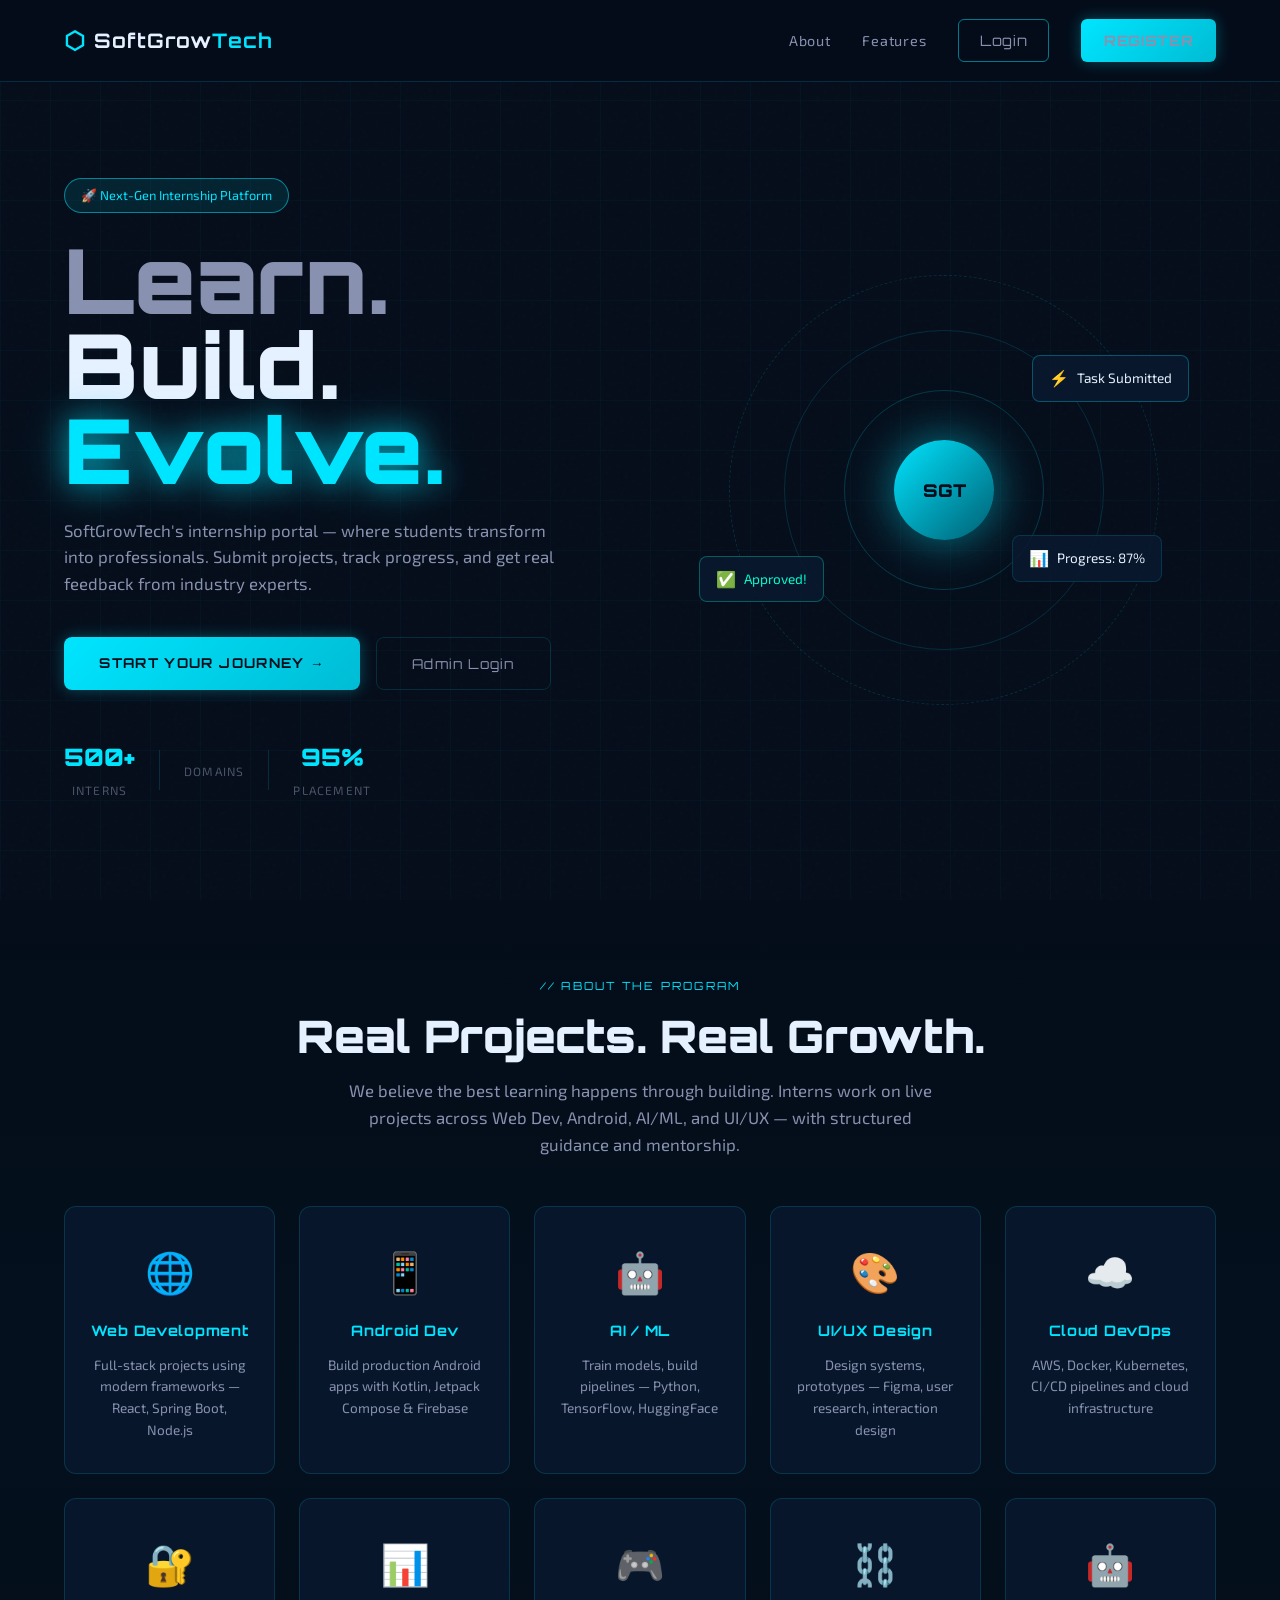
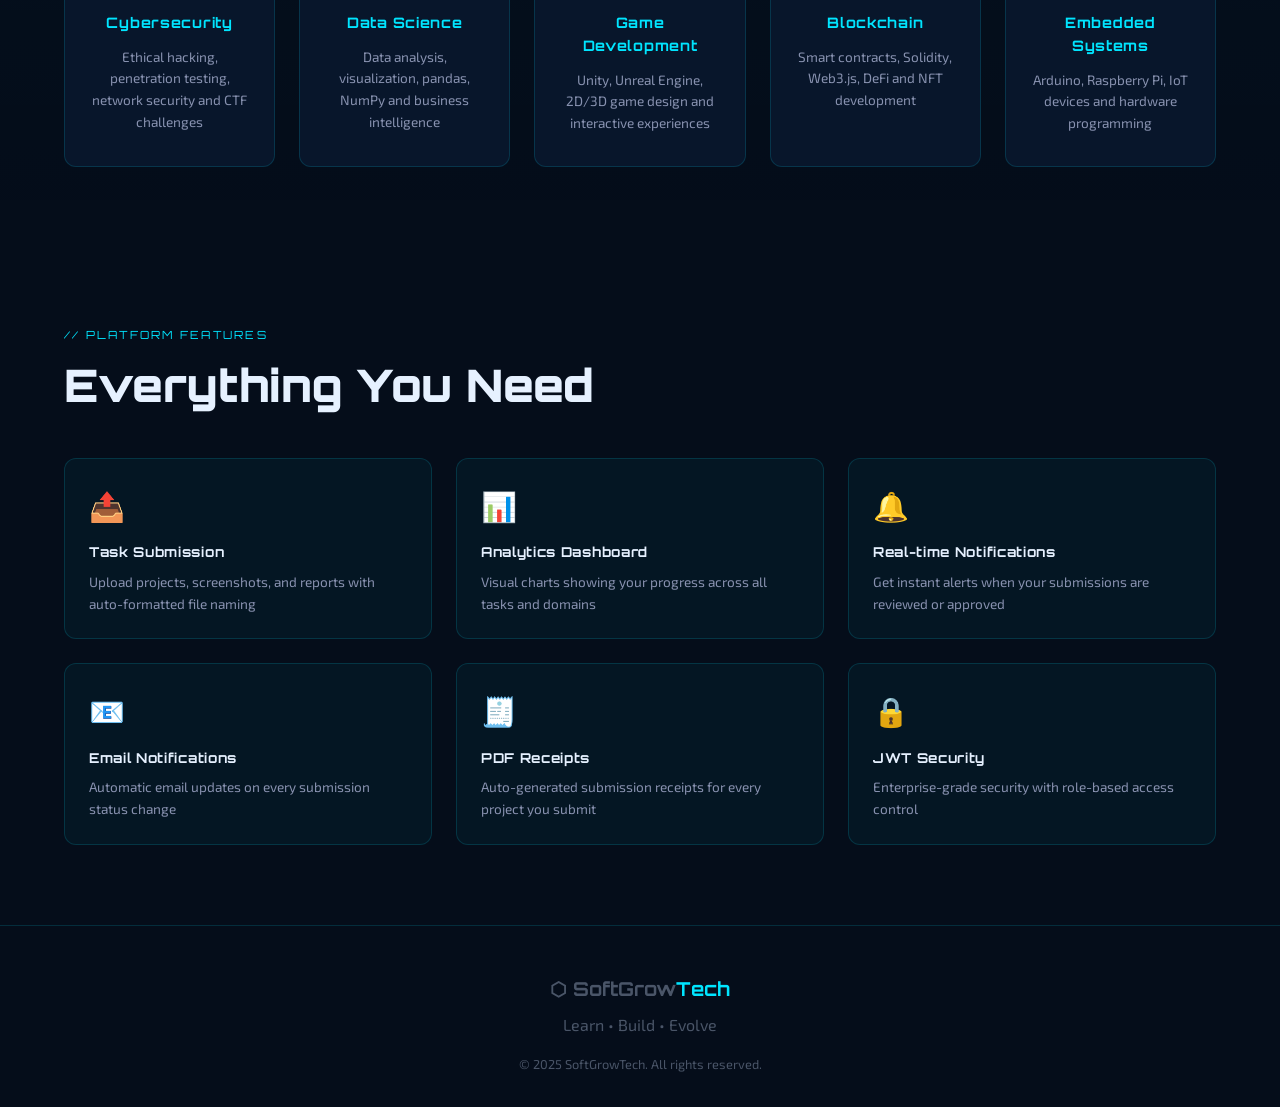
<file: softgrowtech/frontend/index.html>
<!DOCTYPE html>
<html lang="en">
<head>
  <meta charset="UTF-8"/>
  <meta name="viewport" content="width=device-width, initial-scale=1.0"/>
  <title>SoftGrowTech — Internship Portal</title>
  <link href="https://fonts.googleapis.com/css2?family=Orbitron:wght@400;700;900&family=Exo+2:wght@300;400;600&display=swap" rel="stylesheet"/>
  <link rel="stylesheet" href="css/main.css"/>
  <link rel="stylesheet" href="css/landing.css"/>
</head>
<body>
  <div class="bg-grid"></div>
  <div class="noise-overlay"></div>

  <!-- NAV -->
  <nav class="navbar">
    <div class="nav-logo">
      <span class="logo-icon">⬡</span>
      <span class="logo-text">SoftGrow<span class="accent">Tech</span></span>
    </div>
    <div class="nav-links">
      <a href="#about">About</a>
      <a href="#features">Features</a>
      <a href="pages/login.html" class="btn-outline">Login</a>
      <a href="pages/register.html" class="btn-primary">Register</a>
    </div>
    <button class="hamburger" onclick="toggleMenu()">☰</button>
  </nav>

  <!-- HERO -->
  <section class="hero">
    <div class="hero-content">
      <div class="hero-badge">🚀 Next-Gen Internship Platform</div>
      <h1 class="hero-title">
        <span class="line-1">Learn.</span>
        <span class="line-2">Build.</span>
        <span class="line-3 accent-glow">Evolve.</span>
      </h1>
      <p class="hero-sub">SoftGrowTech's internship portal — where students transform into professionals. Submit projects, track progress, and get real feedback from industry experts.</p>
      <div class="hero-cta">
        <a href="pages/register.html" class="btn-primary btn-lg">Start Your Journey →</a>
        <a href="pages/login.html" class="btn-ghost btn-lg">Admin Login</a>
      </div>
      <div class="hero-stats">
        <div class="stat"><span class="stat-num">500+</span><span class="stat-label">Interns</span></div>
        <div class="stat-divider"></div>
        <div class="stat"></span><span class="stat-label">Domains</span></div>
        <div class="stat-divider"></div>
        <div class="stat"><span class="stat-num">95%</span><span class="stat-label">Placement</span></div>
      </div>
    </div>
    <div class="hero-visual">
      <div class="orbit-ring ring-1"></div>
      <div class="orbit-ring ring-2"></div>
      <div class="orbit-ring ring-3"></div>
      <div class="core-sphere">
        <span>SGT</span>
      </div>
      <div class="floating-card card-1">
        <span class="card-icon">⚡</span>
        <span>Task Submitted</span>
      </div>
      <div class="floating-card card-2">
        <span class="card-icon">✅</span>
        <span>Approved!</span>
      </div>
      <div class="floating-card card-3">
        <span class="card-icon">📊</span>
        <span>Progress: 87%</span>
      </div>
    </div>
  </section>

  <!-- ABOUT -->
  <section class="about" id="about">
    <div class="section-label">// ABOUT THE PROGRAM</div>
    <h2 class="section-title">Real Projects. Real Growth.</h2>
    <p class="section-sub">We believe the best learning happens through building. Interns work on live projects across Web Dev, Android, AI/ML, and UI/UX — with structured guidance and mentorship.</p>
    <div class="domains-grid">
      <div class="domain-card">
        <div class="domain-icon">🌐</div>
        <h3>Web Development</h3>
        <p>Full-stack projects using modern frameworks — React, Spring Boot, Node.js</p>
      </div>
      <div class="domain-card">
        <div class="domain-icon">📱</div>
        <h3>Android Dev</h3>
        <p>Build production Android apps with Kotlin, Jetpack Compose & Firebase</p>
      </div>
      <div class="domain-card">
        <div class="domain-icon">🤖</div>
        <h3>AI / ML</h3>
        <p>Train models, build pipelines — Python, TensorFlow, HuggingFace</p>
      </div>
      <div class="domain-card">
        <div class="domain-icon">🎨</div>
        <h3>UI/UX Design</h3>
        <p>Design systems, prototypes — Figma, user research, interaction design</p>
      </div>
      <div class="domain-card">
  <div class="domain-icon">☁️</div>
  <h3>Cloud DevOps</h3>
  <p>AWS, Docker, Kubernetes, CI/CD pipelines and cloud infrastructure</p>
</div>

<div class="domain-card">
  <div class="domain-icon">🔐</div>
  <h3>Cybersecurity</h3>
  <p>Ethical hacking, penetration testing, network security and CTF challenges</p>
</div>

<div class="domain-card">
  <div class="domain-icon">📊</div>
  <h3>Data Science</h3>
  <p>Data analysis, visualization, pandas, NumPy and business intelligence</p>
</div>

<div class="domain-card">
  <div class="domain-icon">🎮</div>
  <h3>Game Development</h3>
  <p>Unity, Unreal Engine, 2D/3D game design and interactive experiences</p>
</div>

<div class="domain-card">
  <div class="domain-icon">⛓️</div>
  <h3>Blockchain</h3>
  <p>Smart contracts, Solidity, Web3.js, DeFi and NFT development</p>
</div>

<div class="domain-card">
  <div class="domain-icon">🤖</div>
  <h3>Embedded Systems</h3>
  <p>Arduino, Raspberry Pi, IoT devices and hardware programming</p>
</div>
  </section>

  <!-- FEATURES -->
  <section class="features" id="features">
    <div class="section-label">// PLATFORM FEATURES</div>
    <h2 class="section-title">Everything You Need</h2>
    <div class="features-grid">
      <div class="feature-item"><span class="fi">📤</span><h4>Task Submission</h4><p>Upload projects, screenshots, and reports with auto-formatted file naming</p></div>
      <div class="feature-item"><span class="fi">📊</span><h4>Analytics Dashboard</h4><p>Visual charts showing your progress across all tasks and domains</p></div>
      <div class="feature-item"><span class="fi">🔔</span><h4>Real-time Notifications</h4><p>Get instant alerts when your submissions are reviewed or approved</p></div>
      <div class="feature-item"><span class="fi">📧</span><h4>Email Notifications</h4><p>Automatic email updates on every submission status change</p></div>
      <div class="feature-item"><span class="fi">🧾</span><h4>PDF Receipts</h4><p>Auto-generated submission receipts for every project you submit</p></div>
      <div class="feature-item"><span class="fi">🔒</span><h4>JWT Security</h4><p>Enterprise-grade security with role-based access control</p></div>
    </div>
  </section>

  <!-- FOOTER -->
  <footer class="footer">
    <div class="footer-logo">⬡ SoftGrow<span class="accent">Tech</span></div>
    <p>Learn • Build • Evolve</p>
    <p class="footer-copy">© 2025 SoftGrowTech. All rights reserved.</p>
  </footer>

  <script src="js/main.js"></script>
</body>
</html>
</file>
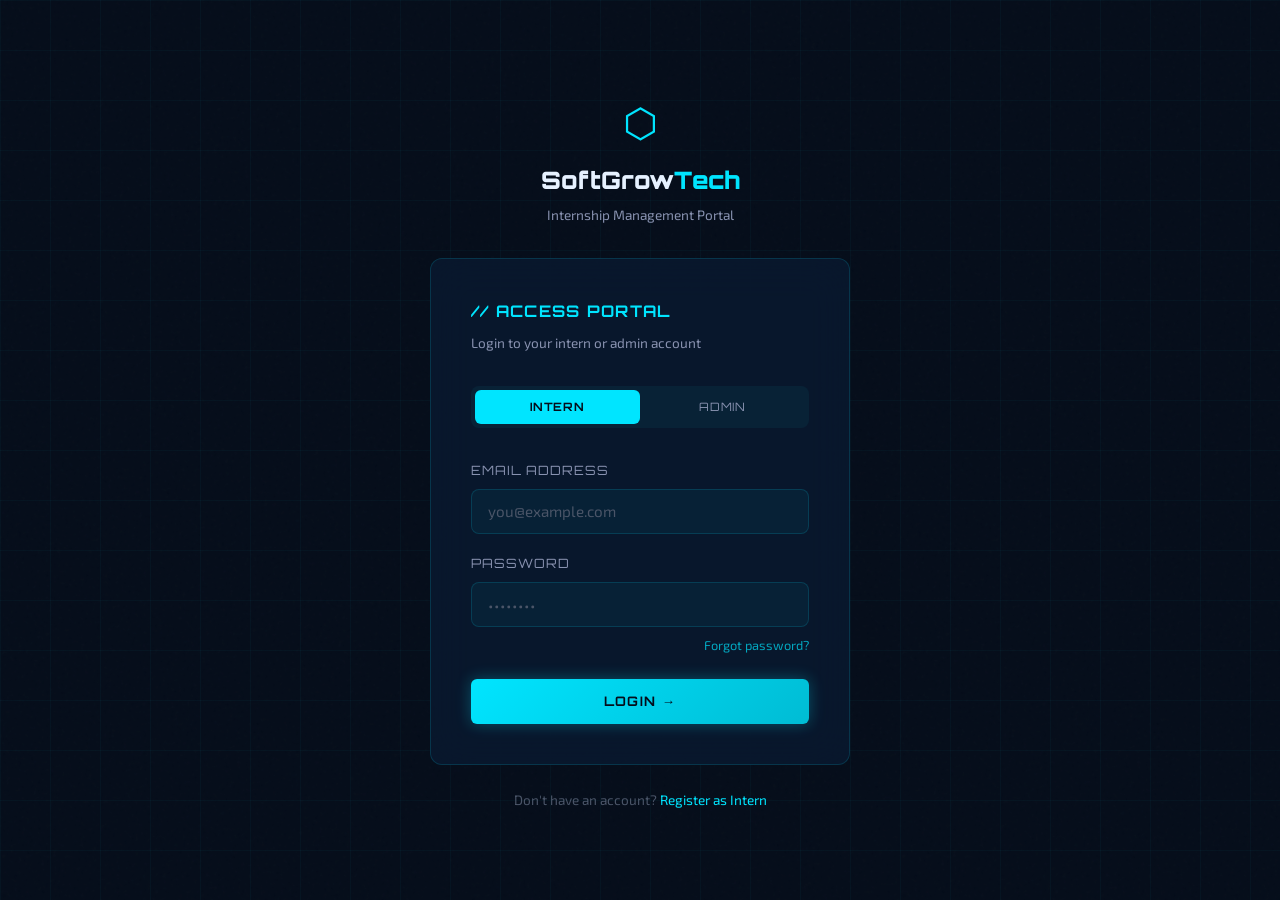
<file: softgrowtech/frontend/pages/login.html>
<!DOCTYPE html>
<html lang="en">
<head>
  <meta charset="UTF-8"/>
  <meta name="viewport" content="width=device-width, initial-scale=1.0"/>
  <title>Login — SoftGrowTech</title>
  <link href="https://fonts.googleapis.com/css2?family=Orbitron:wght@400;700;900&family=Exo+2:wght@300;400;600&display=swap" rel="stylesheet"/>
  <link rel="stylesheet" href="../css/main.css"/>
  <style>
    .auth-page { min-height: 100vh; display: flex; align-items: center; justify-content: center; padding: 2rem; }
    .auth-card { width: 100%; max-width: 420px; }
    .auth-logo { text-align: center; margin-bottom: 2rem; }
    .auth-logo .logo-icon { font-size: 2.5rem; color: var(--cyan); display: block; }
    .auth-logo h1 { font-family: var(--font-head); font-size: 1.5rem; font-weight: 900; margin-top: 0.5rem; }
    .auth-logo p { color: var(--text-secondary); font-size: 0.85rem; margin-top: 0.25rem; }
    .auth-box { background: var(--bg-card); border: 1px solid var(--border); border-radius: var(--radius); padding: 2.5rem; backdrop-filter: blur(20px); }
    .auth-box h2 { font-family: var(--font-head); font-size: 1rem; font-weight: 700; letter-spacing: 0.08em; margin-bottom: 0.5rem; color: var(--cyan); }
    .auth-box .sub { color: var(--text-secondary); font-size: 0.85rem; margin-bottom: 2rem; }
    .tab-group { display: flex; gap: 0; margin-bottom: 2rem; background: rgba(0,229,255,0.05); border-radius: 8px; padding: 4px; }
    .tab-btn { flex: 1; padding: 0.6rem; border: none; background: transparent; color: var(--text-secondary); font-family: var(--font-head); font-size: 0.72rem; letter-spacing: 0.08em; cursor: pointer; border-radius: 6px; transition: var(--transition); text-transform: uppercase; }
    .tab-btn.active { background: var(--cyan); color: #050d1a; font-weight: 700; }
    .submit-btn { width: 100%; padding: 0.9rem; margin-top: 0.5rem; font-size: 0.82rem; }
    .auth-footer { text-align: center; margin-top: 1.5rem; font-size: 0.85rem; color: var(--text-muted); }
    .auth-footer a { color: var(--cyan); text-decoration: none; }
    .forgot { display: block; text-align: right; margin-top: -0.75rem; margin-bottom: 1rem; font-size: 0.8rem; color: var(--cyan); text-decoration: none; opacity: 0.7; }
    .forgot:hover { opacity: 1; }
  </style>
</head>
<body>
  <div class="bg-grid"></div>
  <div class="noise-overlay"></div>
  <div class="auth-page">
    <div class="auth-card">
      <div class="auth-logo">
        <span class="logo-icon">⬡</span>
        <h1>SoftGrow<span class="accent">Tech</span></h1>
        <p>Internship Management Portal</p>
      </div>
      <div class="auth-box glass-card">
        <h2>// ACCESS PORTAL</h2>
        <p class="sub">Login to your intern or admin account</p>
        <div class="tab-group">
          <button class="tab-btn active" onclick="setRole('intern')">Intern</button>
          <button class="tab-btn" onclick="setRole('admin')">Admin</button>
        </div>
        <div id="alert-container"></div>
        <form id="loginForm" onsubmit="handleLogin(event)">
          <div class="form-group">
            <label>Email Address</label>
            <input type="email" class="form-control" id="email" placeholder="you@example.com" required/>
          </div>
          <div class="form-group">
            <label>Password</label>
            <input type="password" class="form-control" id="password" placeholder="••••••••" required/>
          </div>
          <a href="#" class="forgot">Forgot password?</a>
          <button type="submit" class="btn-primary submit-btn" id="submitBtn">
            Login →
          </button>
        </form>
      </div>
      <p class="auth-footer">Don't have an account? <a href="register.html">Register as Intern</a></p>
    </div>
  </div>

  <script>
    const API = 'http://localhost:8080/api';
    let currentRole = 'intern';

    function setRole(role) {
      currentRole = role;
      document.querySelectorAll('.tab-btn').forEach((b,i) => b.classList.toggle('active', (i===0 && role==='intern') || (i===1 && role==='admin')));
    }

    async function handleLogin(e) {
      e.preventDefault();
      const btn = document.getElementById('submitBtn');
      btn.innerHTML = '<span class="spinner"></span> Logging in...';
      btn.disabled = true;
      document.getElementById('alert-container').innerHTML = '';

      const email = document.getElementById('email').value;
      const password = document.getElementById('password').value;

      try {
        const res = await fetch(`${API}/auth/login`, {
          method: 'POST',
          headers: { 'Content-Type': 'application/json' },
          body: JSON.stringify({ email, password })
        });
        const data = await res.json();
        if (res.ok && data.token) {
          localStorage.setItem('token', data.token);
          localStorage.setItem('user', JSON.stringify(data.user));
          const role = data.user.role;
          if(role === 'ADMIN') { window.location.href = 'admin.html'; } else { window.location.href = 'dashboard.html'; }
        } else {
          showAlert(data.message || 'Invalid credentials', 'error');
        }
      } catch (err) {
        // Demo mode fallback
        if (email === 'admin@softgrowtech.com' && password === 'admin123') {
          const demoUser = { id:1, fullName:'Admin User', email, role:'ADMIN' };
          localStorage.setItem('token', 'demo-admin-token');
          localStorage.setItem('user', JSON.stringify(demoUser));
          window.location.href = 'admin.html';
        } else if (password === 'intern123') {
          const demoUser = { id:2, fullName:'Demo Intern', email, role:'INTERN', domain:'Web Development' };
          localStorage.setItem('token', 'demo-intern-token');
          localStorage.setItem('user', JSON.stringify(demoUser));
          window.location.href = 'dashboard.html';
        } else {
          showAlert('Server offline. Use demo: admin@softgrowtech.com / admin123 or any@email.com / intern123', 'error');
        }
      }
      btn.innerHTML = 'Login →'; btn.disabled = false;
    }

    function showAlert(msg, type) {
      document.getElementById('alert-container').innerHTML = `<div class="alert alert-${type}">${msg}</div>`;
    }
  </script>
</body>
</html>
</file>
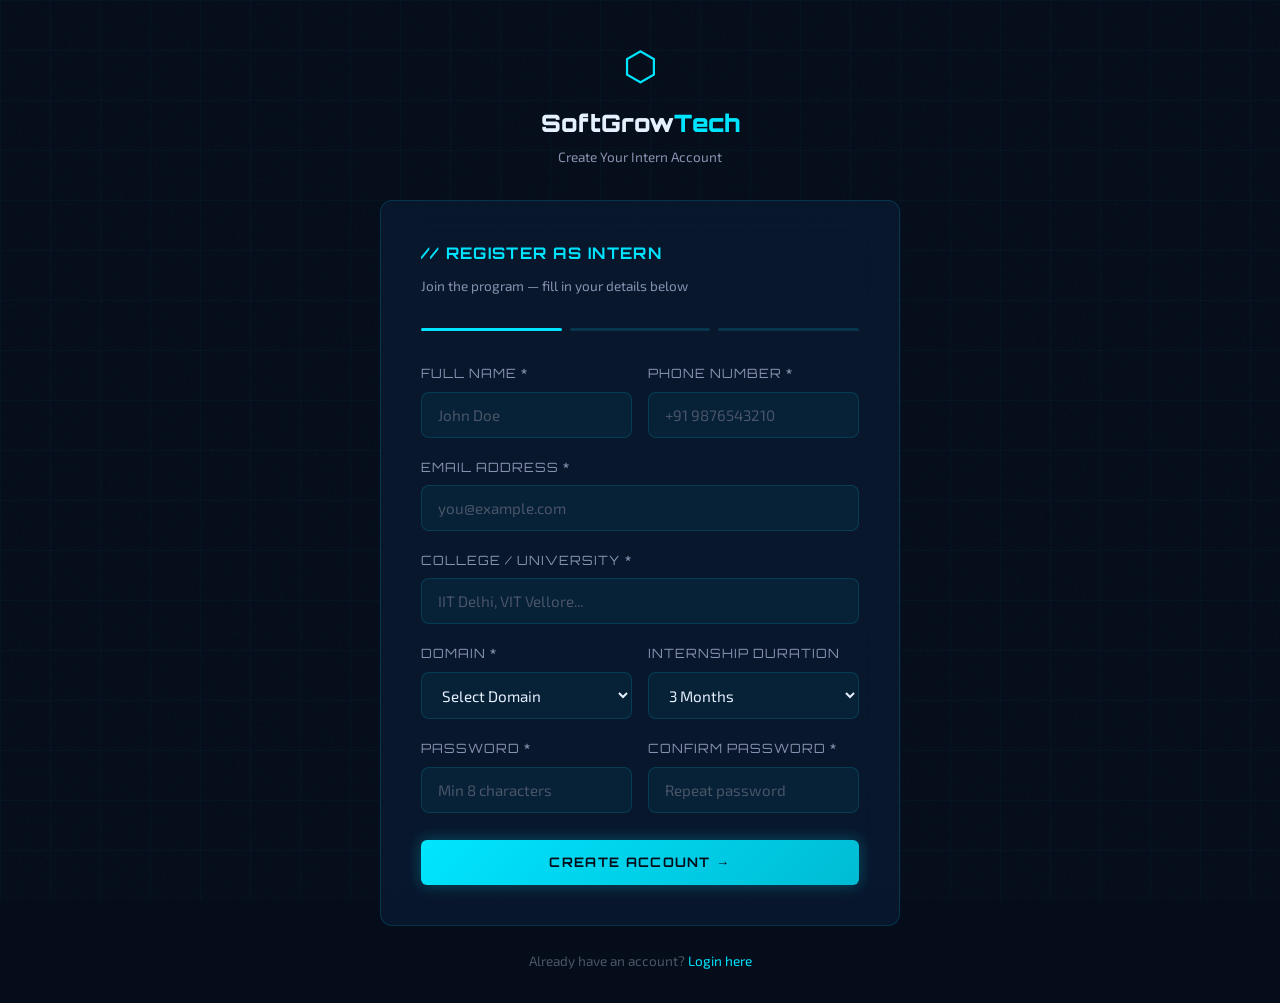
<file: softgrowtech/frontend/pages/register.html>
<!DOCTYPE html>
<html lang="en">
<head>
  <meta charset="UTF-8"/>
  <meta name="viewport" content="width=device-width, initial-scale=1.0"/>
  <title>Register — SoftGrowTech</title>
  <link href="https://fonts.googleapis.com/css2?family=Orbitron:wght@400;700;900&family=Exo+2:wght@300;400;600&display=swap" rel="stylesheet"/>
  <link rel="stylesheet" href="../css/main.css"/>
  <style>
    .auth-page { min-height: 100vh; display: flex; align-items: center; justify-content: center; padding: 2rem; }
    .auth-card { width: 100%; max-width: 520px; }
    .auth-logo { text-align: center; margin-bottom: 2rem; }
    .auth-logo .logo-icon { font-size: 2.5rem; color: var(--cyan); display: block; }
    .auth-logo h1 { font-family: var(--font-head); font-size: 1.5rem; font-weight: 900; margin-top: 0.5rem; }
    .auth-logo p { color: var(--text-secondary); font-size: 0.85rem; margin-top: 0.25rem; }
    .auth-box { background: var(--bg-card); border: 1px solid var(--border); border-radius: var(--radius); padding: 2.5rem; backdrop-filter: blur(20px); }
    .auth-box h2 { font-family: var(--font-head); font-size: 1rem; font-weight: 700; letter-spacing: 0.08em; margin-bottom: 0.5rem; color: var(--cyan); }
    .auth-box .sub { color: var(--text-secondary); font-size: 0.85rem; margin-bottom: 2rem; }
    .form-row { display: grid; grid-template-columns: 1fr 1fr; gap: 1rem; }
    .submit-btn { width: 100%; padding: 0.9rem; margin-top: 0.5rem; font-size: 0.82rem; }
    .auth-footer { text-align: center; margin-top: 1.5rem; font-size: 0.85rem; color: var(--text-muted); }
    .auth-footer a { color: var(--cyan); text-decoration: none; }
    .step-indicator { display: flex; gap: 0.5rem; margin-bottom: 2rem; }
    .step { flex: 1; height: 3px; border-radius: 2px; background: var(--border); transition: var(--transition); }
    .step.active { background: var(--cyan); }
    @media(max-width:600px){ .form-row { grid-template-columns: 1fr; } }
  </style>
</head>
<body>
  <div class="bg-grid"></div>
  <div class="noise-overlay"></div>
  <div class="auth-page">
    <div class="auth-card">
      <div class="auth-logo">
        <span class="logo-icon">⬡</span>
        <h1>SoftGrow<span class="accent">Tech</span></h1>
        <p>Create Your Intern Account</p>
      </div>
      <div class="auth-box glass-card">
        <h2>// REGISTER AS INTERN</h2>
        <p class="sub">Join the program — fill in your details below</p>
        <div class="step-indicator">
          <div class="step active" id="step-1"></div>
          <div class="step" id="step-2"></div>
          <div class="step" id="step-3"></div>
        </div>
        <div id="alert-container"></div>
        <form id="registerForm" onsubmit="handleRegister(event)">
          <div class="form-row">
            <div class="form-group">
              <label>Full Name *</label>
              <input type="text" class="form-control" id="fullName" placeholder="John Doe" required/>
            </div>
            <div class="form-group">
              <label>Phone Number *</label>
              <input type="tel" class="form-control" id="phone" placeholder="+91 9876543210" required/>
            </div>
          </div>
          <div class="form-group">
            <label>Email Address *</label>
            <input type="email" class="form-control" id="email" placeholder="you@example.com" required/>
          </div>
          <div class="form-group">
            <label>College / University *</label>
            <input type="text" class="form-control" id="college" placeholder="IIT Delhi, VIT Vellore..." required/>
          </div>
          <div class="form-row">
            <div class="form-group">
              <label>Domain *</label>
              <select class="form-control" id="domain" required>
                <option value="">Select Domain</option>
                <option value="Web Development">Web Development</option>
                <option value="Android Development">Android Development</option>
                <option value="AI / ML">AI / ML</option>
                <option value="UI/UX Design">UI/UX Design</option>
                <option value="Cloud DevOps">Cloud DevOps</option>
                <option value="Cybersecurity">Cybersecurity</option>
                <option value="Data Science">Data Science</option>
                <option value="Game Development">Game Development</option>
                <option value="Blockchain">Blockchain</option>
                <option value="Embedded Systems">Embedded Systems</option>
              </select>
            </div>
            <div class="form-group">
              <label>Internship Duration</label>
              <select class="form-control" id="duration">
                <option value="1 Month">1 Month</option>
                <option value="2 Months">2 Months</option>
                <option value="3 Months" selected>3 Months</option>
                <option value="6 Months">6 Months</option>
              </select>
            </div>
          </div>
          <div class="form-row">
            <div class="form-group">
              <label>Password *</label>
              <input type="password" class="form-control" id="password" placeholder="Min 8 characters" required minlength="8"/>
            </div>
            <div class="form-group">
              <label>Confirm Password *</label>
              <input type="password" class="form-control" id="confirmPassword" placeholder="Repeat password" required/>
            </div>
          </div>
          <button type="submit" class="btn-primary submit-btn" id="submitBtn">Create Account →</button>
        </form>
      </div>
      <p class="auth-footer">Already have an account? <a href="login.html">Login here</a></p>
    </div>
  </div>

  <script>
    const API = 'http://localhost:8080/api';

    // Animate steps on input
    const fields = ['fullName','phone','email','college','domain','password'];
    fields.forEach((f, i) => {
      const el = document.getElementById(f);
      if (el) el.addEventListener('input', () => {
        const filled = fields.filter(id => document.getElementById(id)?.value).length;
        const step = Math.ceil((filled / fields.length) * 3);
        document.querySelectorAll('.step').forEach((s, si) => s.classList.toggle('active', si < step));
      });
    });

    async function handleRegister(e) {
      e.preventDefault();
      const btn = document.getElementById('submitBtn');
      document.getElementById('alert-container').innerHTML = '';

      const password = document.getElementById('password').value;
      const confirmPassword = document.getElementById('confirmPassword').value;
      if (password !== confirmPassword) { showAlert('Passwords do not match!', 'error'); return; }

      const payload = {
        fullName: document.getElementById('fullName').value,
        email: document.getElementById('email').value,
        phone: document.getElementById('phone').value,
        college: document.getElementById('college').value,
        domain: document.getElementById('domain').value,
        duration: document.getElementById('duration').value,
        password
      };

      btn.innerHTML = '<span class="spinner"></span> Creating account...';
      btn.disabled = true;

      try {
        const res = await fetch(`${API}/auth/register`, {
          method: 'POST',
          headers: { 'Content-Type': 'application/json' },
          body: JSON.stringify(payload)
        });
        const data = await res.json();
        if (res.ok) {
          showAlert('Account created! Redirecting to login...', 'success');
          setTimeout(() => window.location.href = 'login.html', 2000);
        } else {
          showAlert(data.message || 'Registration failed', 'error');
        }
      } catch {
        showAlert('Registration saved (demo mode). Redirecting...', 'success');
        setTimeout(() => window.location.href = 'login.html', 2000);
      }
      btn.innerHTML = 'Create Account →'; btn.disabled = false;
    }

    function showAlert(msg, type) {
      document.getElementById('alert-container').innerHTML = `<div class="alert alert-${type}">${msg}</div>`;
    }
  </script>
</body>
</html>
</file>
<file: softgrowtech/frontend/css/main.css>
/* ===== CSS VARIABLES ===== */
:root {
  --bg-dark: #050d1a;
  --bg-card: rgba(10, 25, 47, 0.85);
  --bg-card2: rgba(0, 188, 212, 0.05);
  --cyan: #00e5ff;
  --cyan-dim: #00bcd4;
  --teal: #00ffcc;
  --navy: #0a192f;
  --text-primary: #e6f1ff;
  --text-secondary: #8892b0;
  --text-muted: #4a5568;
  --border: rgba(0, 229, 255, 0.15);
  --border-hover: rgba(0, 229, 255, 0.5);
  --glow: 0 0 20px rgba(0, 229, 255, 0.3);
  --glow-strong: 0 0 40px rgba(0, 229, 255, 0.5);
  --font-head: 'Orbitron', sans-serif;
  --font-body: 'Exo 2', sans-serif;
  --radius: 12px;
  --transition: all 0.3s cubic-bezier(0.4, 0, 0.2, 1);
}

/* ===== RESET ===== */
*, *::before, *::after { box-sizing: border-box; margin: 0; padding: 0; }
html { scroll-behavior: smooth; }
body {
  background: var(--bg-dark);
  color: var(--text-primary);
  font-family: var(--font-body);
  font-weight: 400;
  line-height: 1.6;
  overflow-x: hidden;
  min-height: 100vh;
}

/* ===== BACKGROUND ===== */
.bg-grid {
  position: fixed; inset: 0; z-index: 0;
  background-image:
    linear-gradient(rgba(0,229,255,0.03) 1px, transparent 1px),
    linear-gradient(90deg, rgba(0,229,255,0.03) 1px, transparent 1px);
  background-size: 50px 50px;
  pointer-events: none;
}
.noise-overlay {
  position: fixed; inset: 0; z-index: 1;
  background-image: url("data:image/svg+xml,%3Csvg viewBox='0 0 256 256' xmlns='http://www.w3.org/2000/svg'%3E%3Cfilter id='noise'%3E%3CfeTurbulence type='fractalNoise' baseFrequency='0.9' numOctaves='4' stitchTiles='stitch'/%3E%3C/filter%3E%3Crect width='100%25' height='100%25' filter='url(%23noise)' opacity='0.04'/%3E%3C/svg%3E");
  pointer-events: none; opacity: 0.5;
}
body > *:not(.bg-grid):not(.noise-overlay) { position: relative; z-index: 2; }

/* ===== NAVBAR ===== */
.navbar {
  display: flex; align-items: center; justify-content: space-between;
  padding: 1.2rem 5%;
  background: rgba(5, 13, 26, 0.9);
  backdrop-filter: blur(20px);
  border-bottom: 1px solid var(--border);
  position: sticky; top: 0; z-index: 100;
}
.nav-logo {
  display: flex; align-items: center; gap: 0.5rem;
  font-family: var(--font-head);
  font-size: 1.25rem; font-weight: 700;
  letter-spacing: 0.05em;
}
.logo-icon { color: var(--cyan); font-size: 1.5rem; }
.nav-links { display: flex; align-items: center; gap: 2rem; }
.nav-links a { color: var(--text-secondary); text-decoration: none; font-size: 0.9rem; letter-spacing: 0.05em; transition: var(--transition); }
.nav-links a:hover { color: var(--cyan); }
.hamburger { display: none; background: none; border: none; color: var(--text-primary); font-size: 1.5rem; cursor: pointer; }

/* ===== BUTTONS ===== */
.btn-primary {
  background: linear-gradient(135deg, var(--cyan), var(--cyan-dim));
  color: #050d1a; font-weight: 700; font-family: var(--font-head);
  font-size: 0.75rem; letter-spacing: 0.1em; text-transform: uppercase;
  padding: 0.6rem 1.4rem; border-radius: 6px;
  text-decoration: none; border: none; cursor: pointer;
  transition: var(--transition);
  box-shadow: 0 0 15px rgba(0,229,255,0.3);
}
.btn-primary:hover { box-shadow: var(--glow-strong); transform: translateY(-1px); }
.btn-outline {
  border: 1px solid var(--border-hover); color: var(--cyan);
  background: transparent; padding: 0.55rem 1.3rem; border-radius: 6px;
  font-family: var(--font-head); font-size: 0.75rem; letter-spacing: 0.08em;
  text-decoration: none; cursor: pointer; transition: var(--transition);
}
.btn-outline:hover { background: rgba(0,229,255,0.1); box-shadow: var(--glow); }
.btn-ghost {
  background: transparent; color: var(--text-secondary);
  border: 1px solid var(--border); padding: 0.7rem 1.8rem; border-radius: 8px;
  font-family: var(--font-head); font-size: 0.8rem; letter-spacing: 0.08em;
  text-decoration: none; cursor: pointer; transition: var(--transition);
}
.btn-ghost:hover { color: var(--text-primary); border-color: var(--border-hover); }
.btn-lg { padding: 0.9rem 2.2rem; font-size: 0.85rem; border-radius: 8px; }

/* ===== ACCENT ===== */
.accent { color: var(--cyan); }
.accent-glow { color: var(--cyan); text-shadow: 0 0 30px rgba(0,229,255,0.6), 0 0 60px rgba(0,229,255,0.3); }

/* ===== SECTION LABELS ===== */
.section-label {
  font-family: var(--font-head); font-size: 0.7rem; letter-spacing: 0.2em;
  color: var(--cyan); text-transform: uppercase; margin-bottom: 1rem;
}
.section-title {
  font-family: var(--font-head); font-size: clamp(1.8rem, 4vw, 2.8rem);
  font-weight: 900; line-height: 1.1; margin-bottom: 1rem;
}
.section-sub { color: var(--text-secondary); max-width: 600px; font-size: 1.05rem; }

/* ===== GLASS CARD ===== */
.glass-card {
  background: var(--bg-card);
  backdrop-filter: blur(20px);
  border: 1px solid var(--border);
  border-radius: var(--radius);
  padding: 2rem;
  transition: var(--transition);
}
.glass-card:hover { border-color: var(--border-hover); box-shadow: var(--glow); }

/* ===== FORM STYLES ===== */
.form-group { margin-bottom: 1.2rem; }
.form-group label {
  display: block; font-size: 0.8rem; letter-spacing: 0.08em;
  color: var(--text-secondary); margin-bottom: 0.5rem;
  font-family: var(--font-head); text-transform: uppercase;
}
.form-control {
  width: 100%; padding: 0.8rem 1rem;
  background: rgba(0,229,255,0.05);
  border: 1px solid var(--border);
  border-radius: 8px; color: var(--text-primary);
  font-family: var(--font-body); font-size: 0.95rem;
  transition: var(--transition); outline: none;
}
.form-control:focus { border-color: var(--cyan); box-shadow: 0 0 0 3px rgba(0,229,255,0.1); }
.form-control::placeholder { color: var(--text-muted); }
select.form-control option { background: var(--navy); }

/* ===== ALERT ===== */
.alert { padding: 0.8rem 1rem; border-radius: 8px; font-size: 0.9rem; margin-bottom: 1rem; }
.alert-error { background: rgba(239,83,80,0.1); border: 1px solid rgba(239,83,80,0.4); color: #ff6b6b; }
.alert-success { background: rgba(0,229,255,0.1); border: 1px solid rgba(0,229,255,0.4); color: var(--cyan); }

/* ===== STATUS BADGES ===== */
.badge {
  display: inline-block; padding: 0.25rem 0.75rem;
  border-radius: 20px; font-size: 0.75rem; font-weight: 600;
  font-family: var(--font-head); letter-spacing: 0.05em;
}
.badge-pending { background: rgba(255,193,7,0.15); color: #ffc107; border: 1px solid rgba(255,193,7,0.3); }
.badge-approved { background: rgba(0,229,255,0.15); color: var(--cyan); border: 1px solid rgba(0,229,255,0.3); }
.badge-reviewed { background: rgba(156,39,176,0.15); color: #ce93d8; border: 1px solid rgba(156,39,176,0.3); }
.badge-rejected { background: rgba(239,83,80,0.15); color: #ff6b6b; border: 1px solid rgba(239,83,80,0.3); }

/* ===== LOADING SPINNER ===== */
.spinner {
  width: 20px; height: 20px; border: 2px solid rgba(0,229,255,0.3);
  border-top-color: var(--cyan); border-radius: 50%;
  animation: spin 0.8s linear infinite; display: inline-block;
}
@keyframes spin { to { transform: rotate(360deg); } }

/* ===== SCROLLBAR ===== */
::-webkit-scrollbar { width: 6px; }
::-webkit-scrollbar-track { background: var(--bg-dark); }
::-webkit-scrollbar-thumb { background: var(--border-hover); border-radius: 3px; }

/* ===== RESPONSIVE ===== */
@media (max-width: 768px) {
  .nav-links { display: none; flex-direction: column; position: absolute; top: 70px; left: 0; right: 0; background: rgba(5,13,26,0.98); padding: 2rem; border-bottom: 1px solid var(--border); }
  .nav-links.open { display: flex; }
  .hamburger { display: block; }
}

/* ===== ANIMATIONS ===== */
@keyframes fadeUp { from { opacity: 0; transform: translateY(30px); } to { opacity: 1; transform: translateY(0); } }
@keyframes fadeIn { from { opacity: 0; } to { opacity: 1; } }
@keyframes float { 0%,100% { transform: translateY(0); } 50% { transform: translateY(-10px); } }
@keyframes pulse-glow { 0%,100% { box-shadow: var(--glow); } 50% { box-shadow: var(--glow-strong); } }

.fade-up { animation: fadeUp 0.6s ease forwards; }
.fade-up-1 { animation-delay: 0.1s; opacity: 0; animation-fill-mode: forwards; }
.fade-up-2 { animation-delay: 0.2s; opacity: 0; animation-fill-mode: forwards; }
.fade-up-3 { animation-delay: 0.3s; opacity: 0; animation-fill-mode: forwards; }


/* ===== LIGHT THEME ===== */
body.light-theme {
  --bg-dark: #f0f4f8;
  --bg-card: rgba(255,255,255,0.9);
  --bg-card2: rgba(0,188,212,0.05);
  --text-primary: #1a202c;
  --text-secondary: #4a5568;
  --text-muted: #a0aec0;
  --border: rgba(0,188,212,0.2);
  --border-hover: rgba(0,188,212,0.5);
  background: #f0f4f8;
}
body.light-theme .navbar { background: rgba(240,244,248,0.95); }
body.light-theme .sidebar { background: rgba(240,244,248,0.98); border-right: 1px solid rgba(0,188,212,0.2); }
body.light-theme .nav-item:hover { background: rgba(0,188,212,0.08); }
body.light-theme .stat-card { background: white; box-shadow: 0 2px 10px rgba(0,0,0,0.08); }
body.light-theme .content-section { background: white; box-shadow: 0 2px 10px rgba(0,0,0,0.08); }
body.light-theme .bg-grid { opacity: 0.3; }
body.light-theme .submission-card { background: white; }
body.light-theme .form-control { background: white; color: #1a202c; border-color: rgba(0,188,212,0.3); }
body.light-theme .data-table td { color: #4a5568; }
body.light-theme .data-table tr:hover td { background: rgba(0,188,212,0.05); color: #1a202c; }
</file>
<file: softgrowtech/frontend/css/landing.css>
/* ===== LANDING PAGE ===== */

/* HERO */
.hero {
  display: grid; grid-template-columns: 1fr 1fr;
  align-items: center; gap: 4rem;
  padding: 6rem 5%; min-height: 90vh;
}
.hero-badge {
  display: inline-block; background: rgba(0,229,255,0.1);
  border: 1px solid var(--border-hover); border-radius: 20px;
  padding: 0.4rem 1rem; font-size: 0.8rem; color: var(--cyan);
  margin-bottom: 1.5rem;
  animation: fadeUp 0.6s ease forwards;
}
.hero-title {
  font-family: var(--font-head); font-weight: 900;
  font-size: clamp(3rem, 7vw, 6rem); line-height: 0.95;
  margin-bottom: 1.5rem;
}
.hero-title .line-1 { display: block; color: var(--text-secondary); animation: fadeUp 0.6s 0.1s ease both; }
.hero-title .line-2 { display: block; color: var(--text-primary); animation: fadeUp 0.6s 0.2s ease both; }
.hero-title .line-3 { display: block; animation: fadeUp 0.6s 0.3s ease both; }
.hero-sub {
  color: var(--text-secondary); font-size: 1.05rem; max-width: 500px;
  margin-bottom: 2.5rem; animation: fadeUp 0.6s 0.4s ease both;
}
.hero-cta { display: flex; gap: 1rem; flex-wrap: wrap; margin-bottom: 3rem; animation: fadeUp 0.6s 0.5s ease both; }
.hero-stats { display: flex; align-items: center; gap: 1.5rem; animation: fadeUp 0.6s 0.6s ease both; }
.stat { text-align: center; }
.stat-num { display: block; font-family: var(--font-head); font-size: 1.5rem; font-weight: 900; color: var(--cyan); }
.stat-label { font-size: 0.75rem; color: var(--text-muted); text-transform: uppercase; letter-spacing: 0.1em; }
.stat-divider { width: 1px; height: 40px; background: var(--border); }

/* HERO VISUAL */
.hero-visual {
  position: relative; display: flex; align-items: center; justify-content: center;
  height: 450px; animation: fadeIn 1s 0.3s ease both;
}
.orbit-ring {
  position: absolute; border-radius: 50%;
  border: 1px solid rgba(0,229,255,0.15);
  animation: spin 20s linear infinite;
}
.ring-1 { width: 200px; height: 200px; animation-duration: 8s; border-color: rgba(0,229,255,0.2); }
.ring-2 { width: 320px; height: 320px; animation-duration: 15s; animation-direction: reverse; }
.ring-3 { width: 430px; height: 430px; animation-duration: 25s; border-style: dashed; }
.core-sphere {
  width: 100px; height: 100px; border-radius: 50%;
  background: linear-gradient(135deg, var(--cyan), #005f73);
  display: flex; align-items: center; justify-content: center;
  font-family: var(--font-head); font-weight: 900; font-size: 1.1rem;
  color: #050d1a; box-shadow: 0 0 40px rgba(0,229,255,0.4), 0 0 80px rgba(0,229,255,0.2);
  z-index: 2; animation: pulse-glow 3s infinite;
}
.floating-card {
  position: absolute; background: var(--bg-card); border: 1px solid var(--border);
  backdrop-filter: blur(10px); border-radius: 8px; padding: 0.6rem 1rem;
  display: flex; align-items: center; gap: 0.5rem; font-size: 0.85rem;
  white-space: nowrap; z-index: 3;
}
.card-icon { font-size: 1rem; }
.card-1 { top: 20%; right: 5%; animation: float 4s ease-in-out infinite; border-color: rgba(0,229,255,0.3); }
.card-2 { bottom: 25%; left: 5%; animation: float 5s ease-in-out infinite 1s; border-color: rgba(0,255,204,0.3); color: var(--teal); }
.card-3 { top: 60%; right: 10%; animation: float 3.5s ease-in-out infinite 0.5s; }

/* ABOUT SECTION */
.about {
  padding: 5rem 5%; text-align: center;
  background: linear-gradient(180deg, transparent, rgba(0,229,255,0.02), transparent);
}
.about .section-sub { margin: 0 auto 3rem; }
.domains-grid {
  display: grid; grid-template-columns: repeat(5, 1fr); gap: 1.5rem;
  margin-top: 3rem;
}
.domain-card {
  background: var(--bg-card); border: 1px solid var(--border);
  border-radius: var(--radius); padding: 2rem 1.5rem;
  text-align: center; transition: var(--transition); cursor: default;
}
.domain-card:hover { border-color: var(--border-hover); box-shadow: var(--glow); transform: translateY(-4px); }
.domain-icon { font-size: 2.5rem; margin-bottom: 1rem; display: block; }
.domain-card h3 { font-family: var(--font-head); font-size: 0.9rem; font-weight: 700; color: var(--cyan); margin-bottom: 0.75rem; letter-spacing: 0.05em; }
.domain-card p { color: var(--text-secondary); font-size: 0.85rem; line-height: 1.6; }

/* FEATURES SECTION */
.features { padding: 5rem 5%; }
.features-grid {
  display: grid; grid-template-columns: repeat(3, 1fr); gap: 1.5rem; margin-top: 3rem;
}
.feature-item {
  background: var(--bg-card2); border: 1px solid var(--border);
  border-radius: var(--radius); padding: 1.5rem;
  transition: var(--transition);
}
.feature-item:hover { border-color: var(--border-hover); background: rgba(0,229,255,0.07); }
.fi { font-size: 1.8rem; display: block; margin-bottom: 0.75rem; }
.feature-item h4 { font-family: var(--font-head); font-size: 0.85rem; color: var(--text-primary); margin-bottom: 0.5rem; letter-spacing: 0.05em; }
.feature-item p { color: var(--text-secondary); font-size: 0.85rem; }

/* FOOTER */
.footer {
  text-align: center; padding: 3rem 5% 2rem;
  border-top: 1px solid var(--border);
  color: var(--text-muted);
}
.footer-logo { font-family: var(--font-head); font-size: 1.2rem; font-weight: 700; margin-bottom: 0.5rem; }
.footer-copy { font-size: 0.8rem; margin-top: 1rem; }

/* RESPONSIVE */
@media (max-width: 1024px) {
  .domains-grid { grid-template-columns: repeat(2, 1fr); }
  .features-grid { grid-template-columns: repeat(2, 1fr); }
}
@media (max-width: 768px) {
  .hero { grid-template-columns: 1fr; text-align: center; padding: 4rem 5%; }
  .hero-sub { margin: 0 auto 2rem; }
  .hero-cta { justify-content: center; }
  .hero-stats { justify-content: center; }
  .hero-visual { height: 280px; }
  .ring-3 { width: 280px; height: 280px; }
  .domains-grid { grid-template-columns: 1fr; }
  .features-grid { grid-template-columns: 1fr; }
}
</file>
